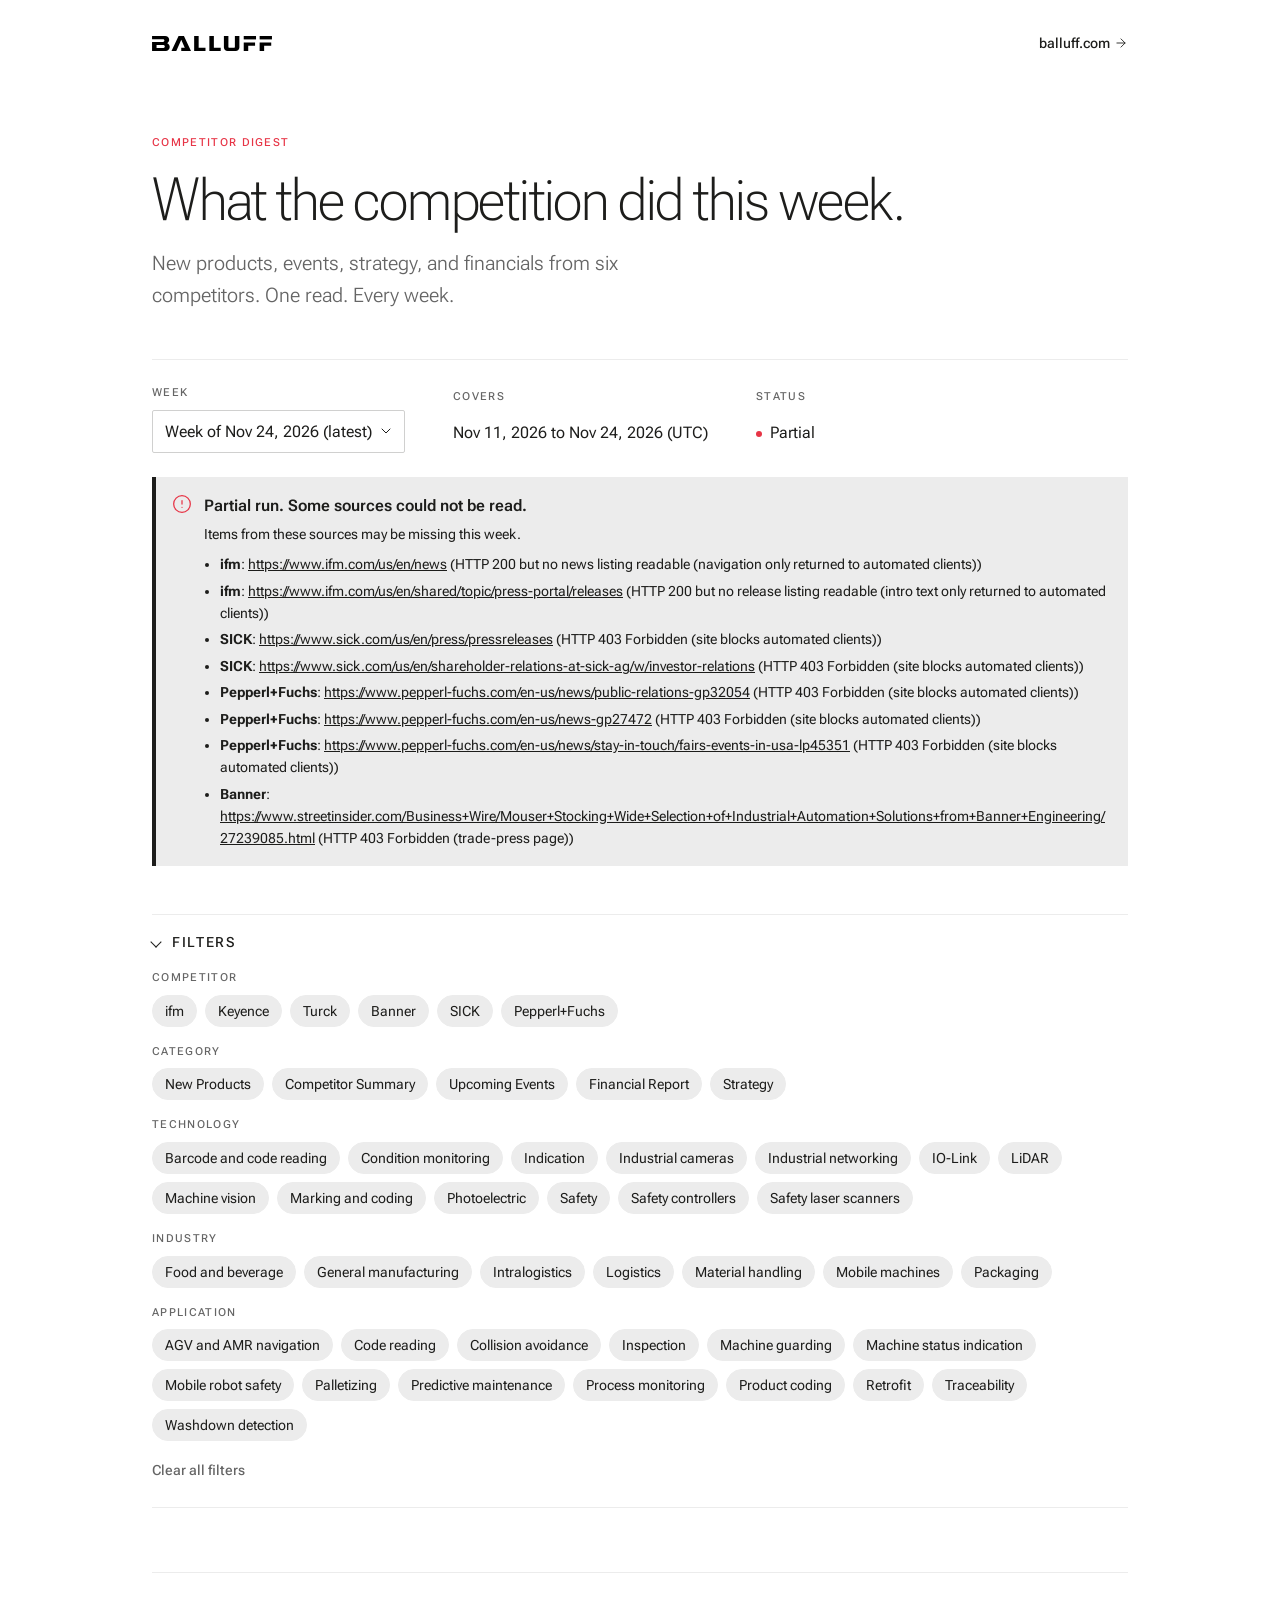
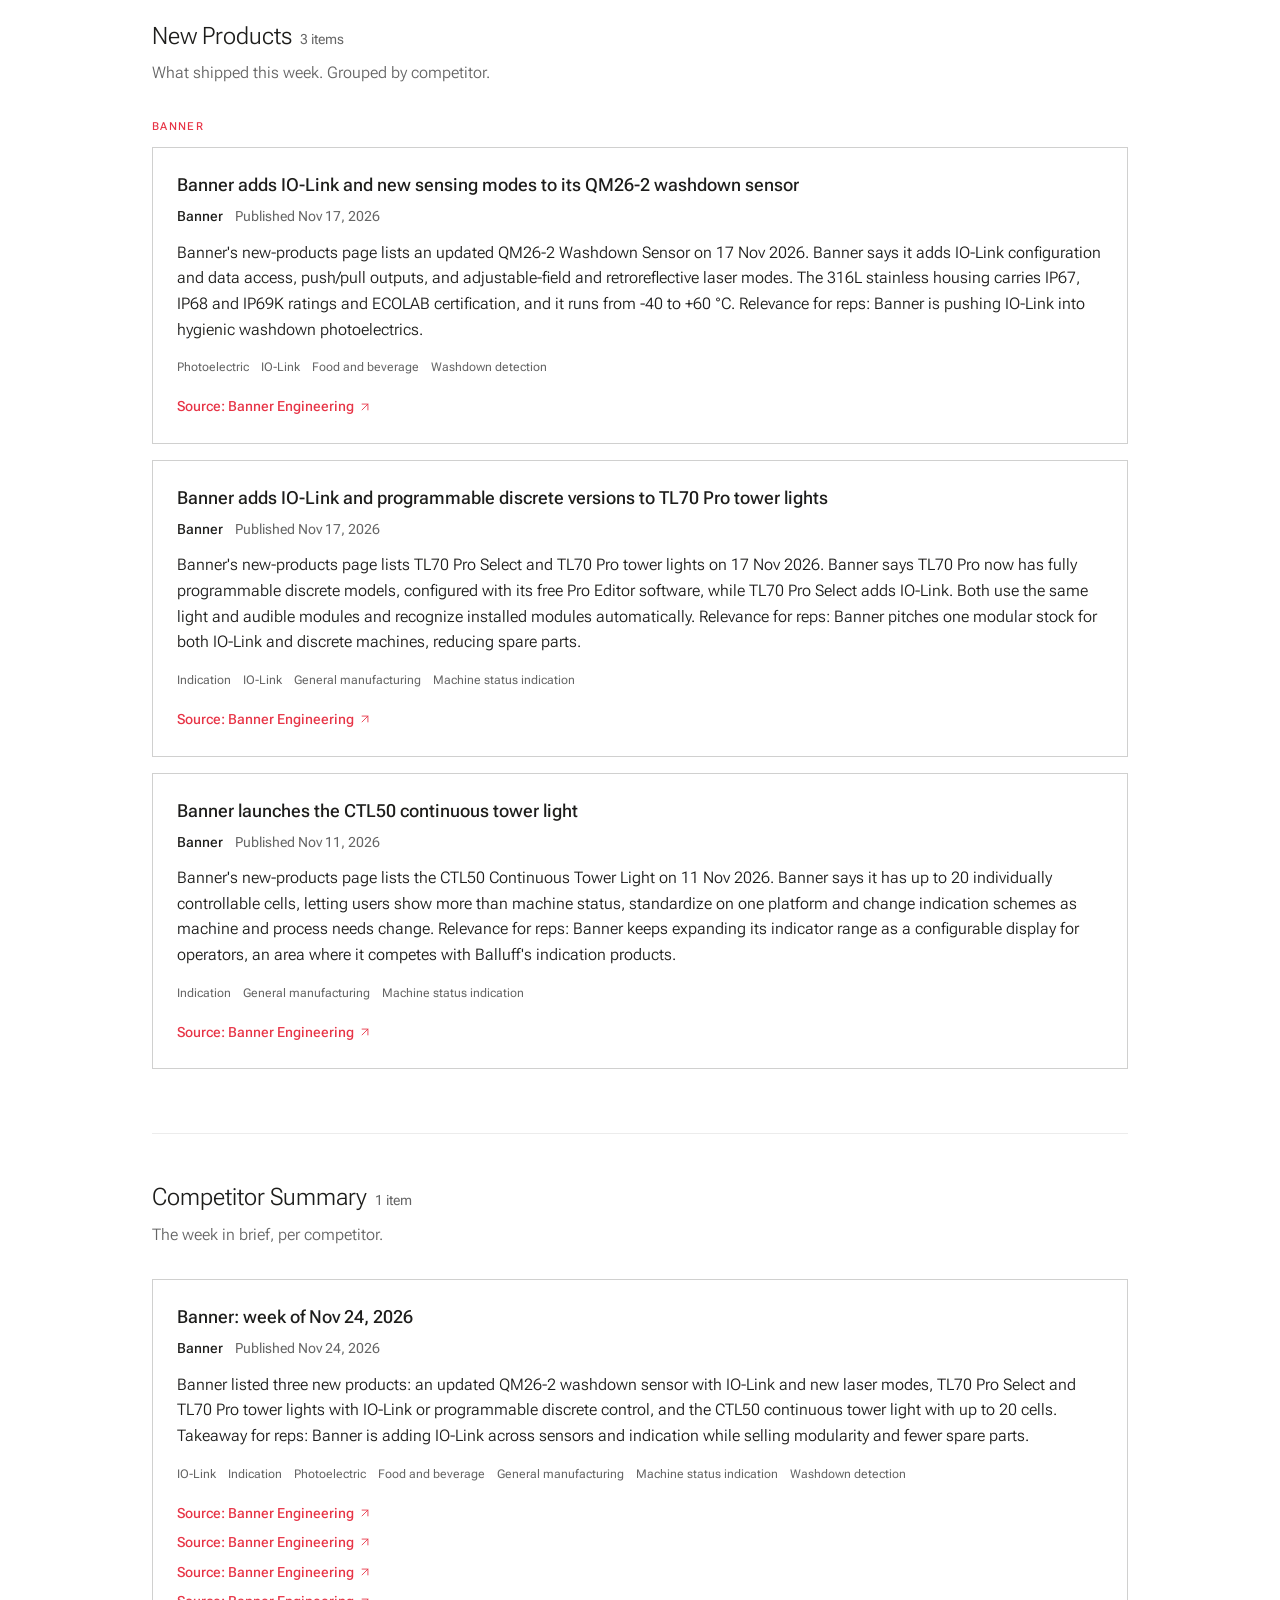
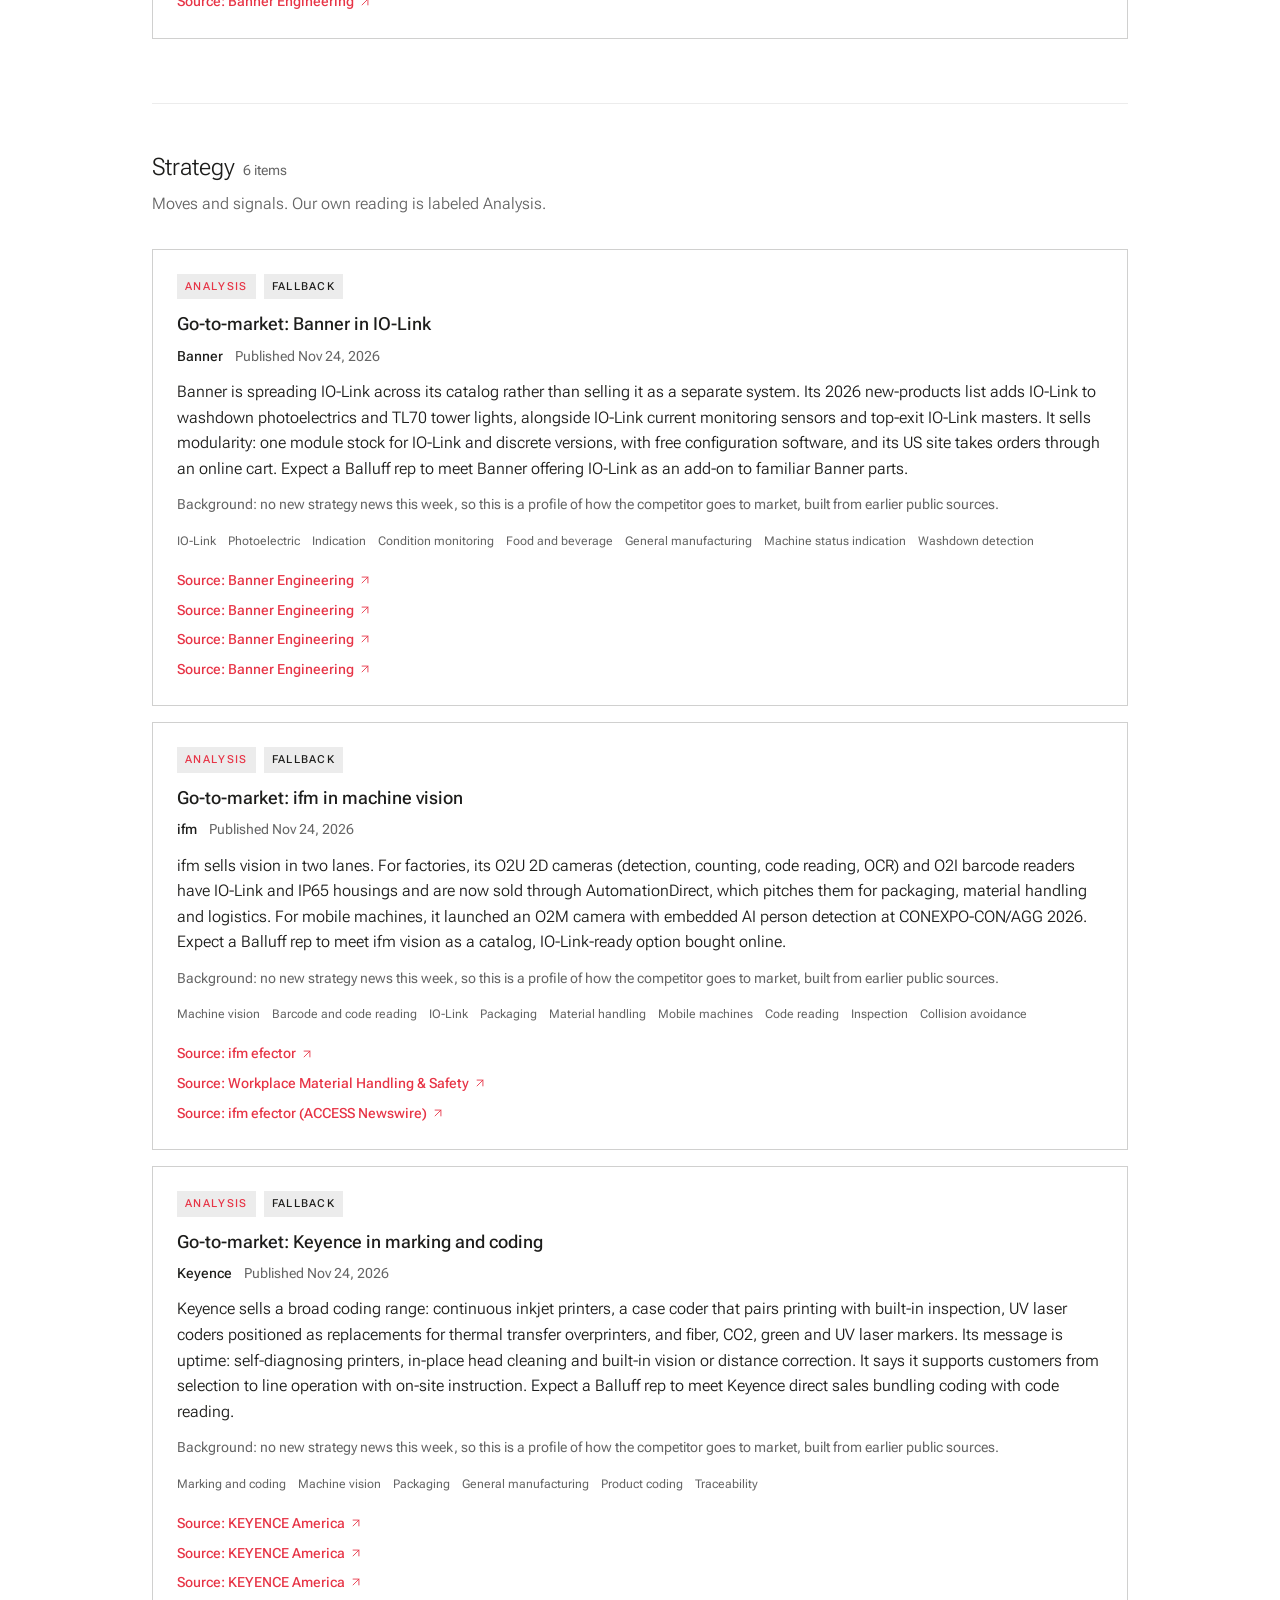
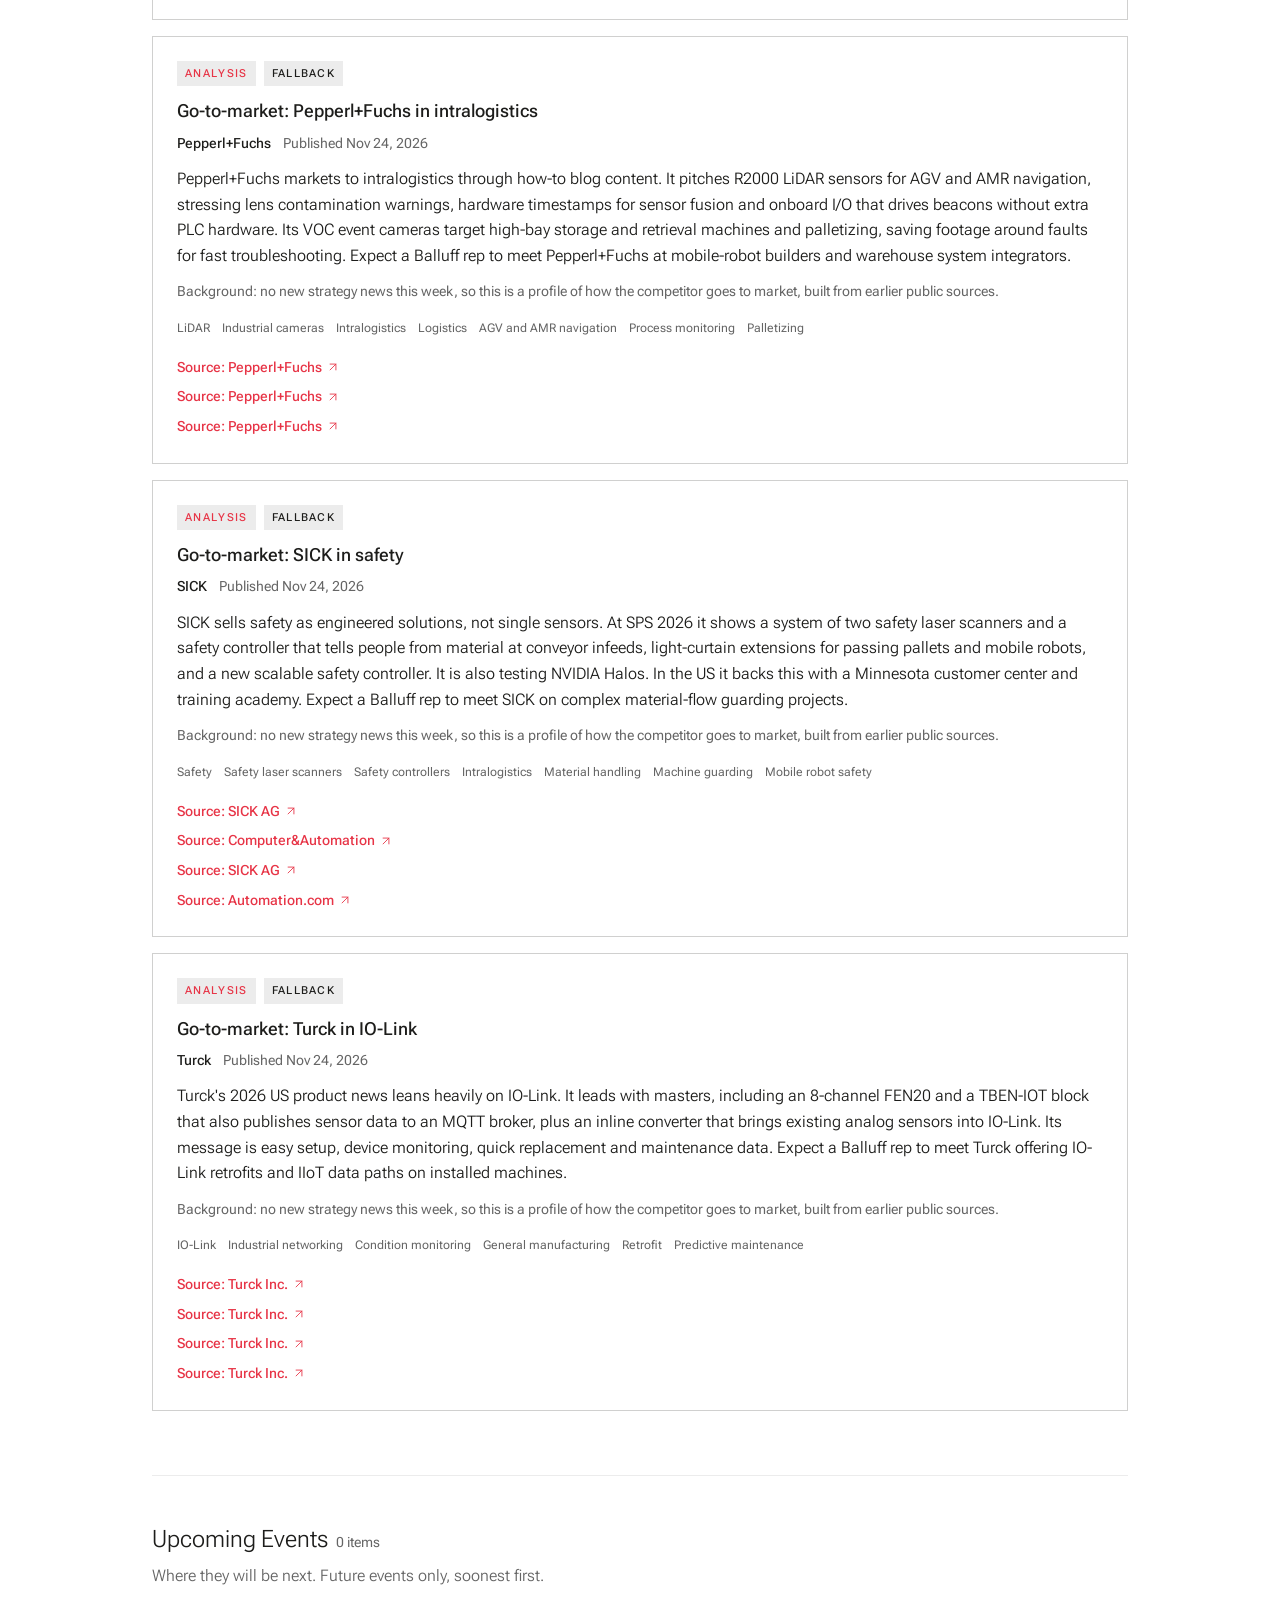
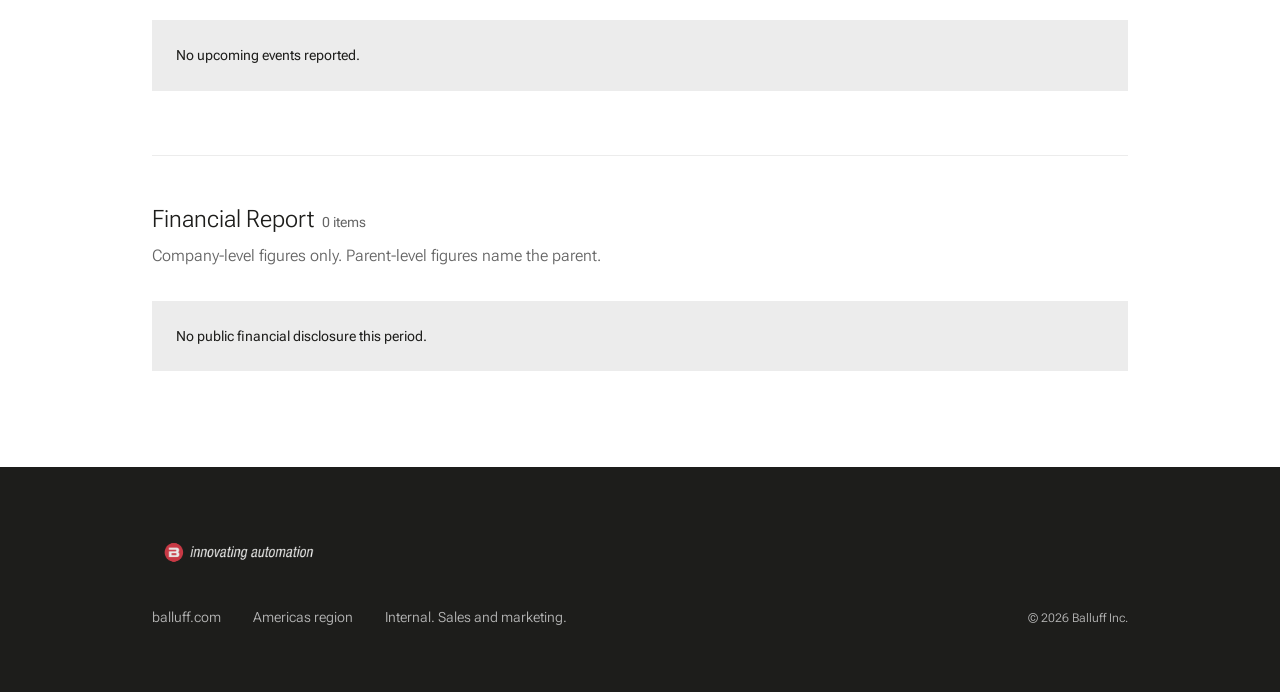
<file: competitor-newsletter/index.html>
<!doctype html>
<html lang="en">
<head>
  <meta charset="utf-8">
  <meta name="viewport" content="width=device-width, initial-scale=1">
  <title>Competitor Digest | Balluff Americas</title>
  <meta name="description" content="Weekly competitor digest for Balluff Americas sales and marketing. New products, events, strategy, and financial disclosures in one place.">
  <meta name="robots" content="noindex, nofollow">
  <link rel="icon" href="assets/img/favicon-32.png" type="image/png" sizes="32x32">
  <link rel="apple-touch-icon" href="assets/img/favicon-180.png">
  <link rel="preconnect" href="https://fonts.googleapis.com">
  <link rel="preconnect" href="https://fonts.gstatic.com" crossorigin>
  <link rel="stylesheet" href="https://fonts.googleapis.com/css2?family=Roboto+Flex:opsz,wght@8..144,300..700&display=swap">
  <link rel="stylesheet" href="assets/styles.css">
</head>
<body>
  <a class="skip-link" href="#digest">Skip to the digest</a>

  <nav class="nav">
    <a href="./" class="nav__brand" aria-label="Competitor Digest home">
      <img src="assets/img/balluff-wordmark-black.svg" alt="Balluff" width="120" height="16">
    </a>
    <a href="https://www.balluff.com/en-us" class="nav__link" target="_blank" rel="noopener noreferrer">
      balluff.com
      <svg class="icon icon--arrow" viewBox="0 0 24 24" aria-hidden="true"><path d="M5 12h14"/><path d="m12 5 7 7-7 7"/></svg>
    </a>
  </nav>

  <main class="page" id="digest">
    <header class="hero">
      <p class="eyebrow">Competitor Digest</p>
      <h1 class="hero__title">What the competition did this week.</h1>
      <p class="hero__lede">New products, events, strategy, and financials from six competitors. One read. Every week.</p>

      <div class="run-bar" id="run-bar" hidden>
        <label class="run-bar__week">
          <span class="label">Week</span>
          <select id="week-select"></select>
        </label>
        <dl class="run-bar__meta">
          <div><dt>Covers</dt><dd id="run-window"></dd></div>
          <div><dt>Status</dt><dd id="run-status"></dd></div>
        </dl>
      </div>

      <div class="notice" id="sample-notice" role="note" hidden>
        <svg class="icon notice__icon" viewBox="0 0 24 24" aria-hidden="true"><circle cx="12" cy="12" r="10"/><line x1="12" x2="12" y1="8" y2="12"/><line x1="12" x2="12.01" y1="16" y2="16"/></svg>
        <div>
          <p class="notice__title">Sample data</p>
          <p>Fixture content for layout testing. Not real competitor news. <a id="sample-exit" href="./">Leave sample view</a></p>
        </div>
      </div>

      <div class="notice" id="partial-banner" role="alert" hidden>
        <svg class="icon notice__icon" viewBox="0 0 24 24" aria-hidden="true"><circle cx="12" cy="12" r="10"/><line x1="12" x2="12" y1="8" y2="12"/><line x1="12" x2="12.01" y1="16" y2="16"/></svg>
        <div>
          <p class="notice__title">Partial run. Some sources could not be read.</p>
          <p>Items from these sources may be missing this week.</p>
          <ul class="notice__list" id="failure-list"></ul>
        </div>
      </div>
    </header>

    <section class="empty-digest" id="empty-digest" hidden>
      <h2 class="section__title">No digest published yet.</h2>
      <p class="section__lede">The first weekly run will appear here.</p>
      <a class="cta" href="?sample=1">
        Preview with sample data
        <svg class="icon icon--arrow" viewBox="0 0 24 24" aria-hidden="true"><path d="M5 12h14"/><path d="m12 5 7 7-7 7"/></svg>
      </a>
    </section>

    <details class="filters" id="filters" hidden>
      <summary class="filters__summary">
        <span>Filters</span>
        <span class="filters__count" id="filter-count"></span>
      </summary>
      <div class="filters__body">
        <div id="filter-groups"></div>
        <button type="button" class="link-button" id="clear-filters">Clear all filters</button>
      </div>
    </details>

    <div id="sections"></div>

    <noscript>
      <p class="noscript">This digest needs JavaScript to display. Open it in a current desktop or mobile browser.</p>
    </noscript>
  </main>

  <footer class="footer">
    <div class="footer__inner">
      <div class="footer__brand">
        <img src="assets/img/balluff-claim-white.png" alt="Balluff | innovating automation" width="180" height="43">
        <div class="footer__links">
          <a href="https://www.balluff.com/en-us" target="_blank" rel="noopener noreferrer">balluff.com</a>
          <span>Americas region</span>
          <span>Internal. Sales and marketing.</span>
        </div>
      </div>
      <p class="footer__meta">&copy; <span id="year">2026</span> Balluff Inc.</p>
    </div>
  </footer>

  <script src="data/digest.js"></script>
  <script src="assets/app.js"></script>
</body>
</html>
</file>
<file: competitor-newsletter/assets/styles.css>
/*
 * Competitor Digest styles.
 * Brand source: Balluff-PMM/americas-landing docs/balluff-design.md (primary) and
 * MultiMind-Studio/ai-marketing2 design.md (secondary, only where the primary is silent).
 * Colors are limited to the americas-landing approved palette: black, white, Balluff Red
 * as accent only (never a fill), and the approved gray ramp.
 */

:root {
  --balluff-black: #1d1d1b;
  --balluff-white: #ffffff;
  --balluff-red: #e73446;

  --gray-light: #d0d0cf;    /* card separation, chip borders */
  --gray-medium: #b6b6b6;   /* dividers, footer text */
  --gray-mid: #989898;      /* decorative only (fails AA for small text) */
  --gray-dark: #7e7d7d;     /* secondary UI */
  --gray-charcoal: #656565; /* secondary and meta text (AA on white) */
  --gray-panel: #ececec;    /* section panels, hairlines, chip fills */

  --font-sans: "Roboto Flex", system-ui, -apple-system, "Segoe UI", Roboto, Arial, sans-serif;

  --text-xs: 0.75rem;
  --text-sm: 0.875rem;
  --text-base: 1rem;
  --text-lg: 1.125rem;
  --text-xl: 1.25rem;
  --text-2xl: 1.5rem;
  --text-4xl: 2.25rem;
  --text-6xl: 3.75rem;

  --space-1: 0.25rem;
  --space-2: 0.5rem;
  --space-3: 0.75rem;
  --space-4: 1rem;
  --space-6: 1.5rem;
  --space-8: 2rem;
  --space-12: 3rem;
  --space-16: 4rem;
  --space-24: 6rem;

  --container: 64rem; /* americas-landing max-w-5xl */
  --gutter: var(--space-6);
}

*,
*::before,
*::after { box-sizing: border-box; }

html { -webkit-text-size-adjust: 100%; }

body {
  margin: 0;
  background: var(--balluff-white);
  color: var(--balluff-black);
  font-family: var(--font-sans);
  font-size: var(--text-base);
  line-height: 1.6;
  -webkit-font-smoothing: antialiased;
  -moz-osx-font-smoothing: grayscale;
  display: flex;
  flex-direction: column;
  min-height: 100vh;
}

img { max-width: 100%; height: auto; display: block; }

a { color: var(--balluff-red); text-decoration: none; }
a:hover { text-decoration: underline; }

:focus-visible {
  outline: 2px solid var(--balluff-black);
  outline-offset: 4px;
}

[hidden] { display: none !important; }

.visually-hidden {
  position: absolute;
  width: 1px;
  height: 1px;
  margin: -1px;
  padding: 0;
  overflow: hidden;
  clip: rect(0 0 0 0);
  white-space: nowrap;
  border: 0;
}

.icon {
  width: 1rem;
  height: 1rem;
  flex: none;
  fill: none;
  stroke: currentColor;
  stroke-width: 1.5;
  stroke-linecap: round;
  stroke-linejoin: round;
}
.icon--arrow { width: 0.875rem; height: 0.875rem; transition: transform 150ms ease; }

.skip-link {
  position: absolute;
  left: var(--space-4);
  top: -3rem;
  background: var(--balluff-white);
  color: var(--balluff-black);
  padding: var(--space-2) var(--space-4);
  border: 1px solid var(--balluff-black);
  z-index: 10;
}
.skip-link:focus { top: var(--space-4); }

/* ------------------------------------------------------------------ nav */

.nav {
  width: 100%;
  max-width: var(--container);
  margin: 0 auto;
  padding: var(--space-8) var(--gutter);
  display: flex;
  justify-content: space-between;
  align-items: center;
}
.nav__brand img { width: 120px; height: auto; }
.nav__link {
  display: inline-flex;
  align-items: center;
  gap: var(--space-1);
  color: var(--balluff-black);
  font-size: var(--text-sm);
  font-weight: 500;
}
.nav__link:hover { color: var(--balluff-red); text-decoration: none; }
.nav__link:hover .icon--arrow { transform: translateX(2px); }

/* ----------------------------------------------------------------- page */

.page {
  width: 100%;
  max-width: var(--container);
  margin: 0 auto;
  padding: 0 var(--gutter) var(--space-24);
  flex: 1 0 auto;
}

.eyebrow,
.label {
  margin: 0;
  font-size: 0.6875rem;
  font-weight: 500;
  letter-spacing: 0.12em;
  text-transform: uppercase;
  color: var(--gray-charcoal);
}
.eyebrow { color: var(--balluff-red); margin-bottom: var(--space-4); }

.hero { padding-top: var(--space-8); }
.hero__title {
  margin: 0 0 var(--space-4);
  max-width: 48rem;
  font-size: var(--text-4xl);
  font-weight: 300;
  line-height: 1.1;
  letter-spacing: -0.02em;
}
.hero__lede {
  margin: 0;
  max-width: 36rem;
  font-size: var(--text-lg);
  font-weight: 300;
  color: var(--gray-charcoal);
}

/* Run bar: week selector, window and status. */
.run-bar {
  margin-top: var(--space-12);
  padding-top: var(--space-6);
  border-top: 1px solid var(--gray-panel);
  display: flex;
  flex-wrap: wrap;
  gap: var(--space-6) var(--space-12);
  align-items: flex-end;
}
.run-bar__week { display: flex; flex-direction: column; gap: var(--space-2); }
.run-bar__week select {
  min-height: 40px;
  min-width: 14rem;
  max-width: 100%;
  padding: var(--space-2) var(--space-8) var(--space-2) var(--space-3);
  font: inherit;
  font-size: var(--text-base);
  color: var(--balluff-black);
  background: var(--balluff-white) url("data:image/svg+xml,%3Csvg xmlns='http://www.w3.org/2000/svg' viewBox='0 0 24 24' fill='none' stroke='%231d1d1b' stroke-width='1.5' stroke-linecap='round' stroke-linejoin='round'%3E%3Cpath d='m6 9 6 6 6-6'/%3E%3C/svg%3E") no-repeat right 0.625rem center / 1rem;
  border: 1px solid var(--gray-light);
  border-radius: 2px;
  appearance: none;
  -webkit-appearance: none;
}
.run-bar__week select:focus-visible { outline: none; border: 2px solid var(--balluff-black); }
.run-bar__meta { margin: 0; display: flex; flex-wrap: wrap; gap: var(--space-6) var(--space-12); }
.run-bar__meta div { display: flex; flex-direction: column; gap: var(--space-2); }
.run-bar__meta dt {
  font-size: 0.6875rem;
  font-weight: 500;
  letter-spacing: 0.12em;
  text-transform: uppercase;
  color: var(--gray-charcoal);
}
.run-bar__meta dd { margin: 0; font-size: var(--text-base); line-height: 40px; }
.status-mark {
  display: inline-block;
  width: 6px;
  height: 6px;
  margin-right: var(--space-2);
  border-radius: 9999px;
  vertical-align: middle;
  background: var(--balluff-black);
}
.status-mark--partial { background: var(--balluff-red); }

/* Notices: sample mode and partial-run banner. americas-landing forbids colors outside
   the brand palette, so these use the gray panel with a black rule and a red icon glyph
   instead of ai-marketing2's warning amber. */
.notice {
  margin-top: var(--space-6);
  padding: var(--space-4);
  display: flex;
  gap: var(--space-3);
  align-items: flex-start;
  background: var(--gray-panel);
  border-left: 4px solid var(--balluff-black);
  font-size: var(--text-sm);
}
.notice p { margin: 0; }
.notice__icon { width: 1.25rem; height: 1.25rem; color: var(--balluff-red); margin-top: 1px; }
.notice__title { font-size: var(--text-base); font-weight: 600; margin-bottom: var(--space-1) !important; }
.notice__list { margin: var(--space-2) 0 0; padding-left: var(--space-4); }
.notice__list li { margin-top: var(--space-1); overflow-wrap: anywhere; }
.notice__list a { color: var(--balluff-black); text-decoration: underline; }

/* ------------------------------------------------------------- filters */

.filters {
  margin-top: var(--space-12);
  border-top: 1px solid var(--gray-panel);
  border-bottom: 1px solid var(--gray-panel);
}
.filters__summary {
  list-style: none;
  cursor: pointer;
  padding: var(--space-4) 0;
  display: flex;
  align-items: center;
  gap: var(--space-3);
  font-size: var(--text-sm);
  font-weight: 500;
  text-transform: uppercase;
  letter-spacing: 0.12em;
}
.filters__summary::-webkit-details-marker { display: none; }
.filters__summary::before {
  content: "";
  width: 0.5rem;
  height: 0.5rem;
  border-right: 1.5px solid var(--balluff-black);
  border-bottom: 1.5px solid var(--balluff-black);
  transform: rotate(-45deg);
  transition: transform 150ms ease;
}
.filters[open] .filters__summary::before { transform: rotate(45deg); }
.filters__count { color: var(--balluff-red); letter-spacing: 0.04em; text-transform: none; }
.filters__body { padding-bottom: var(--space-6); }

.filter-group { border: 0; margin: 0 0 var(--space-4); padding: 0; min-width: 0; }
.filter-group legend { padding: 0; margin-bottom: var(--space-2); }
.chips { display: flex; flex-wrap: wrap; gap: var(--space-2); }
.chip {
  display: inline-flex;
  align-items: center;
  gap: var(--space-1);
  min-height: 32px;
  padding: var(--space-1) var(--space-3);
  font: inherit;
  font-size: var(--text-sm);
  line-height: 1.3;
  color: var(--balluff-black);
  background: var(--gray-panel);
  border: 1px solid var(--gray-panel);
  border-radius: 9999px;
  cursor: pointer;
  transition: border-color 150ms ease, background-color 150ms ease;
}
.chip:hover { border-color: var(--gray-dark); }
/* Active chip: ai-marketing2 asks for a red fill, but americas-landing forbids red fills.
   Black fill, white text instead. */
.chip[aria-pressed="true"] {
  color: var(--balluff-white);
  background: var(--balluff-black);
  border-color: var(--balluff-black);
}
.chip[aria-pressed="true"]::after {
  content: "\00d7";
  font-size: 1rem;
  line-height: 1;
  margin-left: var(--space-1);
}
.chip__none { font-size: var(--text-sm); color: var(--gray-charcoal); margin: 0; }

.link-button {
  padding: 0;
  font: inherit;
  font-size: var(--text-sm);
  font-weight: 500;
  color: var(--balluff-red);
  background: none;
  border: 0;
  cursor: pointer;
}
.link-button:hover { text-decoration: underline; }
.link-button:disabled { color: var(--gray-charcoal); cursor: default; text-decoration: none; }

/* ------------------------------------------------------------ sections */

.section {
  margin-top: var(--space-16);
  padding-top: var(--space-12);
  border-top: 1px solid var(--gray-panel);
}
.section__head { margin-bottom: var(--space-8); max-width: 40rem; }
.section__title {
  margin: 0 0 var(--space-2);
  font-size: var(--text-2xl);
  font-weight: 300;
  line-height: 1.3;
}
.section__count { font-size: var(--text-sm); color: var(--gray-charcoal); font-weight: 400; margin-left: var(--space-2); }
.section__lede { margin: 0; font-size: var(--text-base); font-weight: 300; color: var(--gray-charcoal); }

.group + .group { margin-top: var(--space-8); }
.group__title { margin: 0 0 var(--space-3); }
.group__title.label { color: var(--balluff-red); }

.items { display: grid; gap: var(--space-4); list-style: none; margin: 0; padding: 0; }

.item {
  padding: var(--space-6);
  background: var(--balluff-white);
  border: 1px solid var(--gray-light);
}
.item__flags { display: flex; flex-wrap: wrap; gap: var(--space-2); margin-bottom: var(--space-3); }
.flag {
  font-size: 0.6875rem;
  font-weight: 500;
  letter-spacing: 0.12em;
  text-transform: uppercase;
  padding: var(--space-1) var(--space-2);
  background: var(--gray-panel);
  color: var(--balluff-black);
}
.flag--analysis { color: var(--balluff-red); }
.item__title {
  margin: 0 0 var(--space-2);
  font-size: var(--text-lg);
  font-weight: 500;
  line-height: 1.4;
  overflow-wrap: anywhere;
}
.item__meta {
  margin: 0 0 var(--space-3);
  display: flex;
  flex-wrap: wrap;
  gap: var(--space-1) var(--space-3);
  font-size: var(--text-sm);
  color: var(--gray-charcoal);
}
.item__meta strong { font-weight: 500; color: var(--balluff-black); }
.parent-label { color: var(--balluff-black); }
.item__event {
  margin: 0 0 var(--space-3);
  font-size: var(--text-sm);
  display: flex;
  flex-wrap: wrap;
  gap: var(--space-1) var(--space-3);
}
.item__summary { margin: 0; font-weight: 300; overflow-wrap: anywhere; }
.item__note { margin: var(--space-3) 0 0; font-size: var(--text-sm); color: var(--gray-charcoal); }
.item__tags {
  margin: var(--space-4) 0 0;
  font-size: var(--text-xs);
  color: var(--gray-charcoal);
  display: flex;
  flex-wrap: wrap;
  gap: var(--space-1) var(--space-3);
}
.item__sources {
  margin: var(--space-4) 0 0;
  padding: 0;
  list-style: none;
  display: flex;
  flex-direction: column;
  gap: var(--space-1);
}
.source-link {
  display: inline-flex;
  align-items: center;
  gap: var(--space-1);
  font-size: var(--text-sm);
  font-weight: 500;
  overflow-wrap: anywhere;
}
.source-link:hover .icon { transform: translate(2px, -2px); }
.source-link .icon { transition: transform 150ms ease; width: 0.875rem; height: 0.875rem; }

.empty {
  margin: 0;
  padding: var(--space-6);
  background: var(--gray-panel);
  color: var(--balluff-black);
  font-size: var(--text-sm);
}
.empty .link-button { margin-left: var(--space-2); }

.empty-digest { margin-top: var(--space-12); padding-top: var(--space-12); border-top: 1px solid var(--gray-panel); }
.cta {
  display: inline-flex;
  align-items: center;
  gap: var(--space-2);
  margin-top: var(--space-6);
  font-size: var(--text-sm);
  font-weight: 500;
}
.cta:hover { text-decoration: none; }
.cta:hover .icon--arrow { transform: translateX(4px); }

.noscript { margin-top: var(--space-12); padding: var(--space-6); background: var(--gray-panel); }

/* --------------------------------------------------------------- footer */

.footer {
  flex-shrink: 0;
  background: var(--balluff-black);
  color: var(--balluff-white);
  padding: var(--space-16) 0;
}
.footer__inner {
  max-width: var(--container);
  margin: 0 auto;
  padding: 0 var(--gutter);
  display: flex;
  flex-direction: column;
  gap: var(--space-8);
}
.footer__brand { display: flex; flex-direction: column; gap: var(--space-8); }
.footer__brand img { width: 180px; opacity: 0.9; }
.footer__links {
  display: flex;
  flex-direction: column;
  gap: var(--space-4);
  font-size: var(--text-sm);
  font-weight: 300;
  color: var(--gray-medium);
}
.footer__links a { color: var(--gray-medium); }
.footer__links a:hover { color: var(--balluff-white); text-decoration: none; }
.footer__meta { margin: 0; font-size: var(--text-xs); font-weight: 300; color: var(--gray-medium); }
.footer :focus-visible { outline-color: var(--balluff-white); }

/* ----------------------------------------------------------- responsive */

@media (max-width: 30rem) {
  :root { --gutter: var(--space-4); }
  .nav { padding-top: var(--space-6); padding-bottom: var(--space-6); }
  .hero { padding-top: var(--space-4); }
  .run-bar__week, .run-bar__week select { width: 100%; min-width: 0; }
  .item { padding: var(--space-4); }
  .section { margin-top: var(--space-12); padding-top: var(--space-8); }
}

@media (min-width: 48rem) {
  .hero { padding-top: var(--space-12); }
  .hero__title { font-size: var(--text-6xl); line-height: 1.05; }
  .hero__lede { font-size: var(--text-xl); }
  .items--grid { grid-template-columns: repeat(2, minmax(0, 1fr)); }
  .footer__inner { flex-direction: row; justify-content: space-between; align-items: flex-end; }
  .footer__links { flex-direction: row; gap: var(--space-8); }
}

@media (prefers-reduced-motion: reduce) {
  *, *::before, *::after { transition: none !important; }
}

@media print {
  .nav__link, .filters, .footer, .skip-link { display: none !important; }
  .item { break-inside: avoid; }
}
</file>
